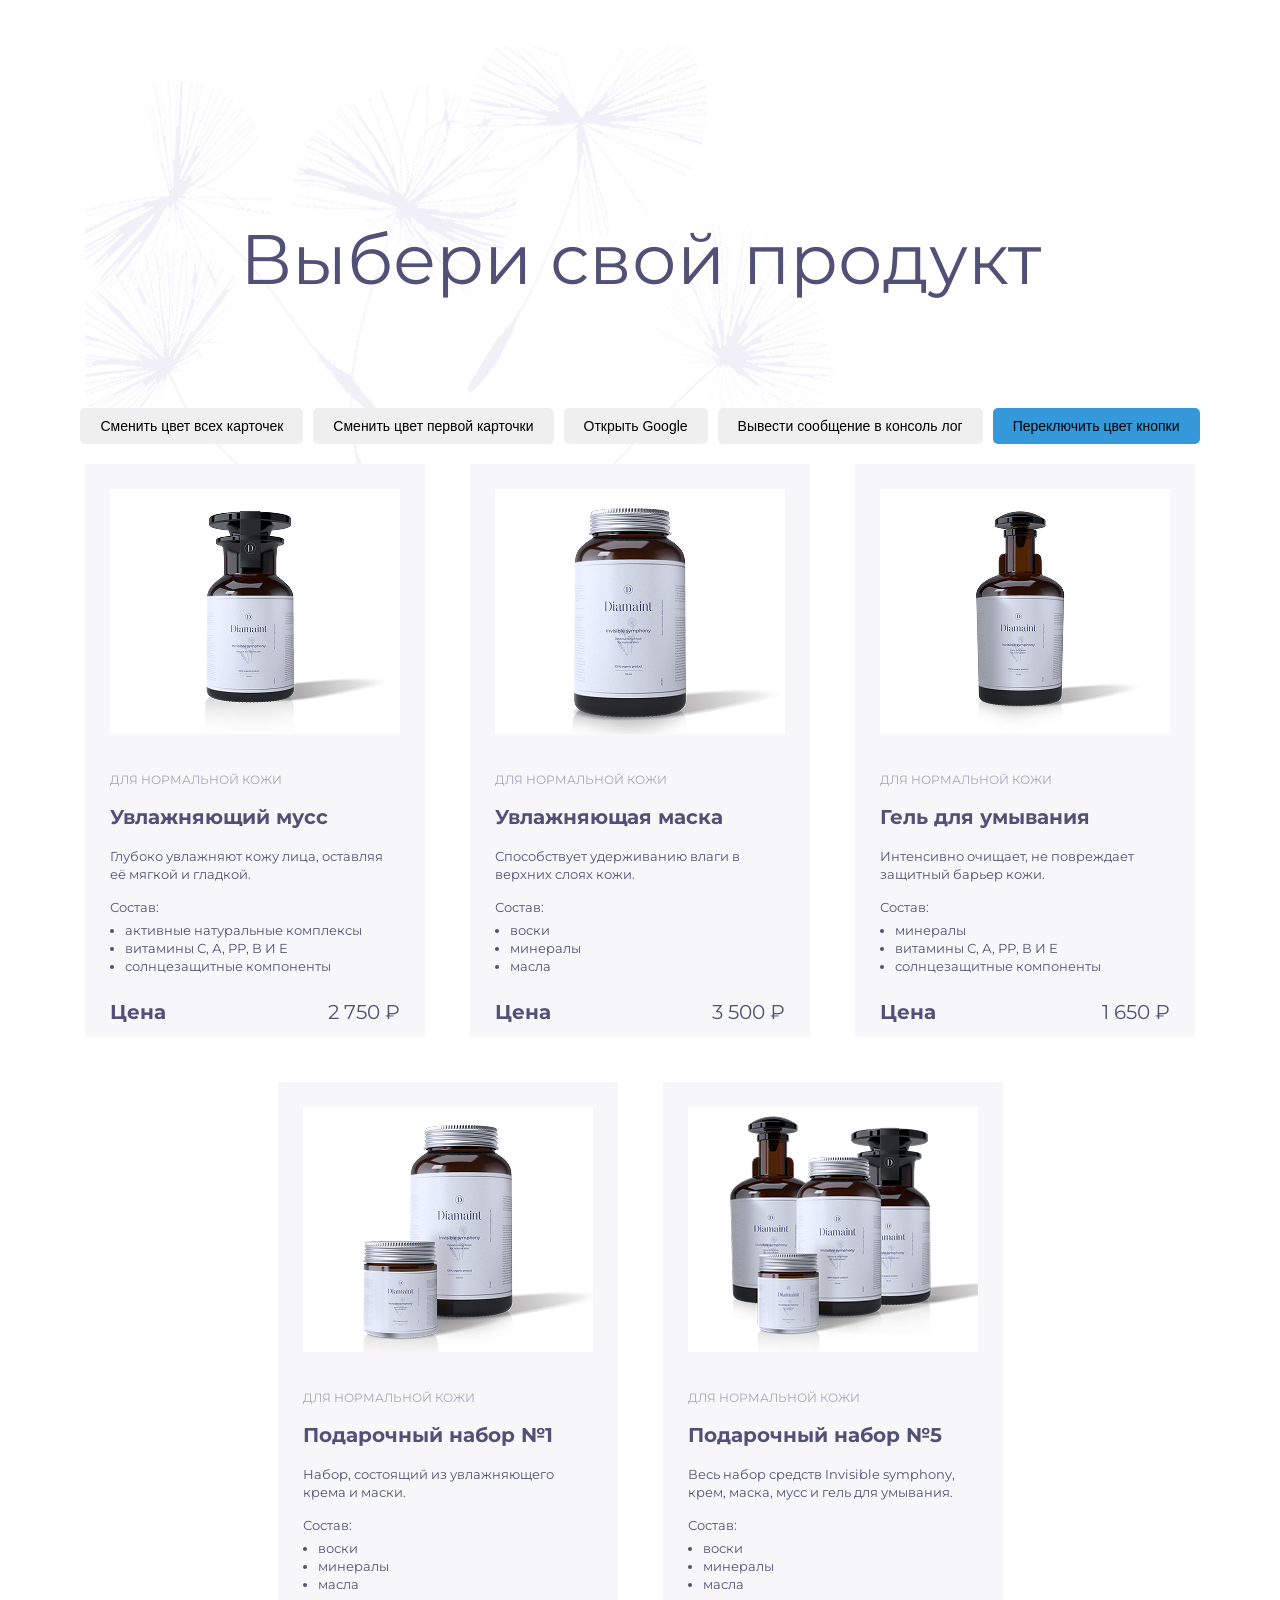
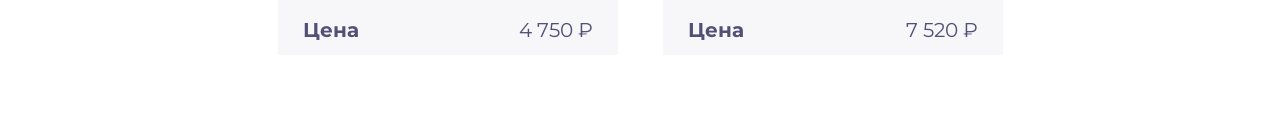
<file: index.html>
<!DOCTYPE html>
<html lang="en">
  <head>
    <meta charset="UTF-8">
    <meta name="viewport" content="width=device-width, initial-scale=1.0">
    <title>Products</title>
    <link rel="preconnect" href="https://fonts.googleapis.com">
    <link rel="preconnect" href="https://fonts.gstatic.com" crossorigin>
    <link href="https://fonts.googleapis.com/css2?family=Montserrat:ital,wght@0,100..900;1,100..900&display=swap" rel="stylesheet">
    <link rel="stylesheet" href="style.css">
  </head>
  <body>
    <script src="homework-7.js"></script>
    <script src="homework-8.js"></script>
    <script type="module" src="homework-9.js"></script>
    <script type="module" src="comments.js"></script>
    <div class="catalog">
      <h1 id="main-title" class="catalog__title">Выбери свой продукт</h1>

      <div class="buttons-container">
        <button id="change-color-all-card">Сменить цвет всех карточек</button>
        <button id="change-color-first-card">Сменить цвет первой карточки</button>
        <button id="open-google">Открыть Google</button>
        <button id="output-console-log">Вывести сообщение в консоль лог</button>
        <button id="toggle-color-btn">Переключить цвет кнопки</button>
      </div>

      <div class="catalog__list">

        <div class="card">

          <div class="card__image">
            <img src="img/mousse.jpg" alt="Увлажняющий мусс"/>
          </div>

          <span class="card__category">ДЛЯ НОРМАЛЬНОЙ КОЖИ</span>
          <h2 class="card__title">Увлажняющий мусс</h2>
          <p class="card__description">Глубоко увлажняют кожу лица, оставляя её мягкой и гладкой.</p>
          
          <div class="card__compound">
            <span class="card__label">Состав:</span>
            <ul class="card__ingredients">
              <li>активные натуральные комплексы</li>
              <li>витамины С, А, РР, В И Е</li>
              <li>солнцезащитные компоненты</li>
            </ul>
          </div>

          <div class="card__price">
            <span class="card__price-label">Цена</span>
            <span class="card__price-value">2 750 &#8381</span>
          </div>

        </div>

        <div class="card">

          <div class="card__image">
            <img src="img/mask.jpg" alt="Увлажняющая маска"/>
          </div>

          <span class="card__category">ДЛЯ НОРМАЛЬНОЙ КОЖИ</span>
          <h2 class="card__title">Увлажняющая маска</h2>
          <p class="card__description">Способствует удерживанию влаги в верхних слоях кожи.</p>
          
          <div class="card__compound">
            <span class="card__label">Состав:</span>
            <ul class="card__ingredients">
              <li>воски</li>
              <li>минералы</li>
              <li>масла</li>
            </ul>
          </div>

          <div class="card__price">
            <span class="card__price-label">Цена</span>
            <span class="card__price-value">3 500 &#8381</span>
          </div>

        </div>

        <div class="card">

          <div class="card__image">
            <img src="img/gel.jpg" alt="Гель для умывания"/>
          </div>

          <span class="card__category">ДЛЯ НОРМАЛЬНОЙ КОЖИ</span>
          <h2 class="card__title">Гель для умывания</h2>
          <p class="card__description">Интенсивно очищает, не повреждает защитный барьер кожи.</p>
          
          <div class="card__compound">
            <span class="card__label">Состав:</span>
            <ul class="card__ingredients">
              <li>минералы</li>
              <li>витамины С, А, РР, В И Е</li>
              <li>солнцезащитные компоненты</li>
            </ul>
          </div>

          <div class="card__price">
            <span class="card__price-label">Цена</span>
            <span class="card__price-value">1 650 &#8381</span>
          </div>

        </div>

        <div class="card">

          <div class="card__image">
            <img src="img/set_gift.jpg" alt="Подарочный набор №1"/>
          </div>

          <span class="card__category">ДЛЯ НОРМАЛЬНОЙ КОЖИ</span>
          <h2 class="card__title">Подарочный набор №1</h2>
          <p class="card__description">Набор, состоящий из увлажняющего крема и маски.</p>
          
          <div class="card__compound">
            <span class="card__label">Состав:</span>
            <ul class="card__ingredients">
              <li>воски</li>
              <li>минералы</li>
              <li>масла</li>
            </ul>
          </div>

          <div class="card__price">
            <span class="card__price-label">Цена</span>
            <span class="card__price-value">4 750 &#8381</span>
          </div>

        </div>

        <div class="card">

          <div class="card__image">
            <img src="img/set_gift_big.jpg" alt="Подарочный набор №5"/>
          </div>

          <span class="card__category">ДЛЯ НОРМАЛЬНОЙ КОЖИ</span>
          <h2 class="card__title">Подарочный набор №5</h2>
          <p class="card__description">Весь набор средств Invisible symphony, крем, маска, мусс и гель для умывания.</p>
          
          <div class="card__compound">
            <span class="card__label">Состав:</span>
            <ul class="card__ingredients">
              <li>воски</li>
              <li>минералы</li>
              <li>масла</li>
            </ul>
          </div>

          <div class="card__price">
            <span class="card__price-label">Цена</span>
            <span class="card__price-value">7 520 &#8381</span>
          </div>

        </div>

      </div>
    </div>
    <script src="main.js"></script>
  </body>
</html>
</file>
<file: style.css>
*,
*::before,
*::after {
  box-sizing: border-box;
}


body {
  font-family: 'Montserrat', sans-serif;
  font-size: 13px;
  line-height: 18px;
  margin: 0;
  padding: 0;
  background-color: #ffffff;
}

.catalog {
  width: 1280px;
  height: 1715px;
  padding-top: 220px;
  margin: 0 auto;
  background-image: url("img/background_dandelions.png");
  background-repeat: no-repeat;
  background-size: 790px auto;
  background-position: 85px 0px;
}

.catalog__title {
  font-size: 70px;
  line-height: 78px;
  font-weight: 400;
  text-align: center;
  color: #515076;
  margin: 0 0 110px;
}

.catalog__list {
  width: 1110px;
  margin-left: 85px;
  display: flex;
  flex-wrap: wrap;
  justify-content: center;
  column-gap: 45px;
  row-gap: 45px;
}

.card {
  width: 340px;
  height: 573px;
  padding: 25px;
  background-color: #F7F7FA;
  display: flex;
  flex-direction: column;
  box-sizing: border-box;
}

.card__title {
  color: #515076;
}

.card__image {
  height: 545px;
  width: 290px;
  object-fit: contain;
  display: block
}

.card__category {
  margin-top: 30px;
  font-size: 12px;
  line-height: 24px;
  font-weight: 400;
  text-transform: uppercase;
  color: #A5A3B9;
}

.card__description {
  margin: 5px 0 0;
  font-size: 13px;
  line-height: 18px;
  font-weight: 400;
  color: #515076;
}

.card__compound {
  margin-top: 15px;
  font-size: 13px;
  line-height: 18px;
  color: #515076;
}

.card__label {
  font-weight: 400;
}

.card__ingredients {
  padding-left: 15px;
  margin: 5px 0 0;
}

.card__price {
  margin-top: 25px;
  display: flex;
  justify-content: space-between;
  align-items: center;
  color: #515076;
  font-size: 20px;
  line-height: 24px;
}

.card__price-label {
  font-weight: 700;
}

.card__price-value {
  font-weight: 400;
}


.btn-color-1 {
  background-color: #3498db;
}

.btn-color-2 {
  background-color: #e74c3c;
}

.buttons-container {
  display: flex;
  flex-wrap: wrap;
  justify-content: center;
  gap: 10px;
  margin: 20px 0;
}

.buttons-container button {
  padding: 10px 20px;
  font-size: 14px;
  border: none;
  border-radius: 5px;
  cursor: pointer;
}
</file>
